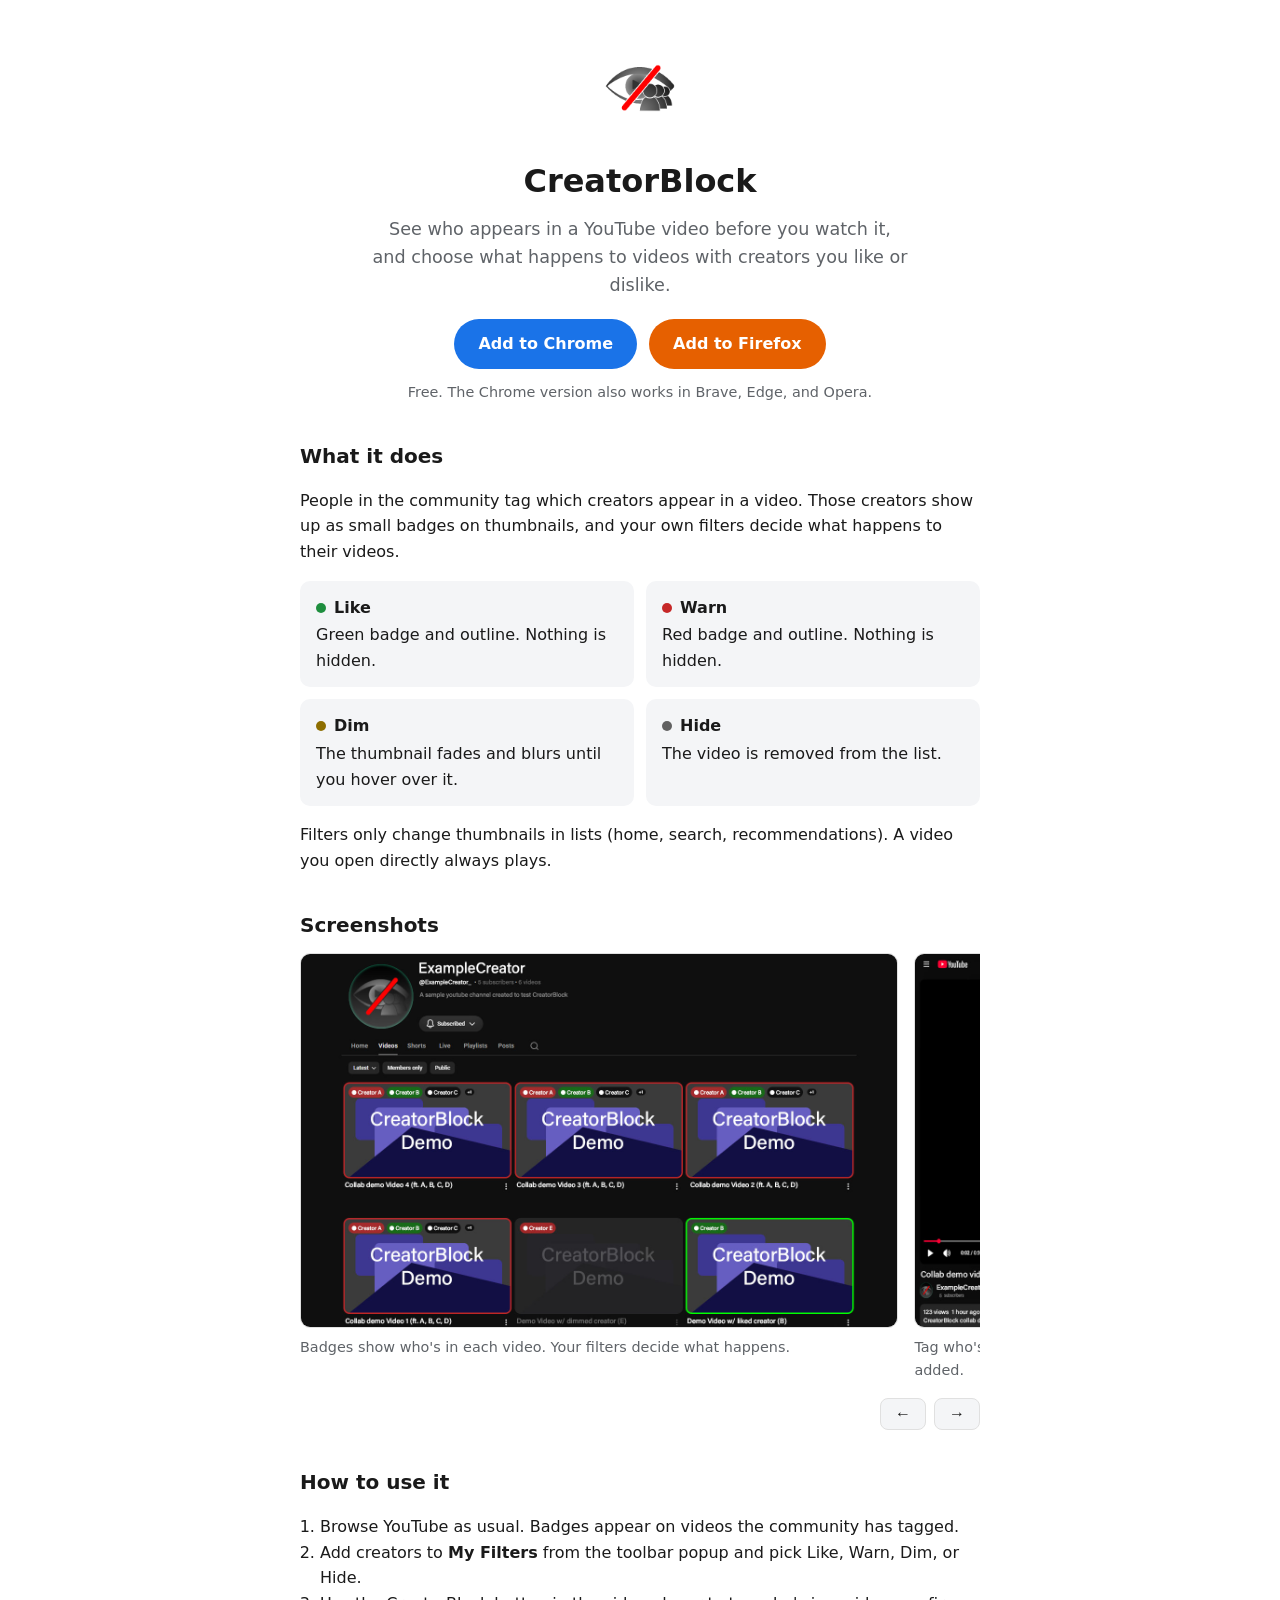
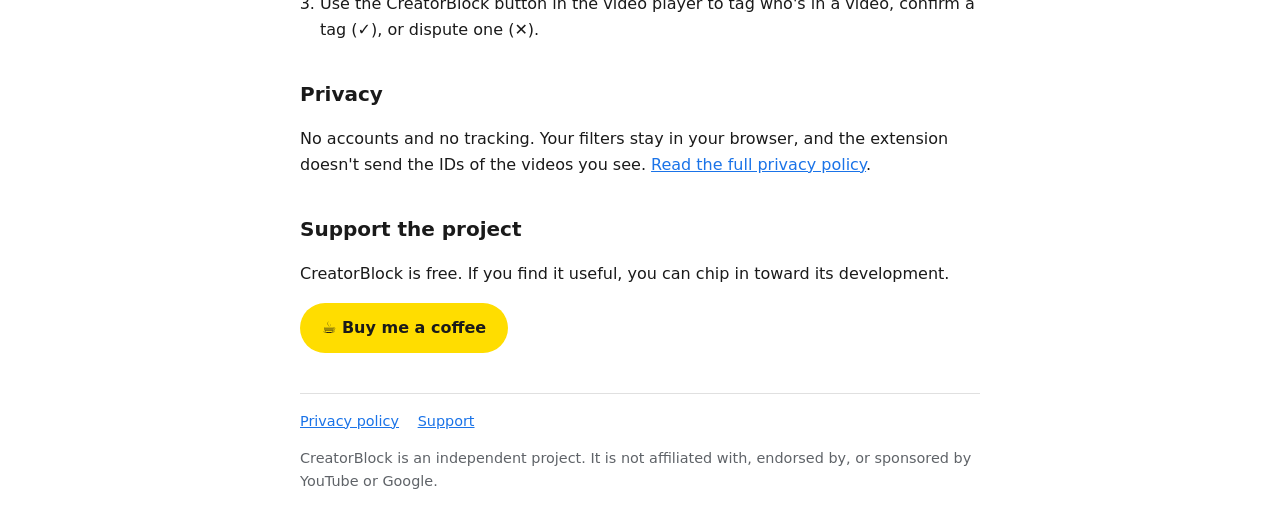
<file: index.html>
<!doctype html>
<html lang="en">
<head>
<meta charset="utf-8">
<meta name="viewport" content="width=device-width, initial-scale=1">
<title>CreatorBlock – see who's in a YouTube video before you watch</title>
<meta name="description" content="A free browser extension that shows which creators appear in YouTube videos and lets you highlight, dim, or hide videos by creator.">
<link rel="icon" href="icon128.png">
<style>
:root{--bg:#fff;--fg:#1a1a1a;--muted:#5f6368;--card:#f4f5f7;--accent:#1a73e8;--line:#e0e0e0}
@media (prefers-color-scheme:dark){:root{--bg:#121212;--fg:#f1f1f1;--muted:#a8a8a8;--card:#1e1e1e;--accent:#8ab4f8;--line:#333}}
*{box-sizing:border-box}
body{margin:0;background:var(--bg);color:var(--fg);font:16px/1.6 system-ui,-apple-system,"Segoe UI",Roboto,Arial,sans-serif}
main{max-width:720px;margin:0 auto;padding:40px 20px 24px}
a{color:var(--accent)}
.hero{text-align:center;margin-bottom:36px}
.hero img{width:96px;height:96px}
h1{margin:12px 0 8px;font-size:2rem}
.tag{margin:0 auto 20px;max-width:540px;color:var(--muted);font-size:1.1rem}
.cta{display:inline-block;padding:12px 24px;background:var(--accent);color:#fff;font-weight:700;border-radius:999px;text-decoration:none}
.cta:hover{filter:brightness(.92)}
.cta-row{display:flex;flex-wrap:wrap;gap:12px;justify-content:center}
.cta-fx{background:#e66000}
.note{margin:12px 0 0;color:var(--muted);font-size:.9rem}
h2{margin:36px 0 12px;font-size:1.25rem}
.grid{display:grid;gap:12px;grid-template-columns:repeat(auto-fit,minmax(240px,1fr))}
.card{padding:14px 16px;background:var(--card);border-radius:10px}
.card strong{display:block;margin-bottom:2px}
.dot{display:inline-block;width:10px;height:10px;margin-right:8px;border-radius:50%}
.like{background:#1e8e3e}.warn{background:#c62828}.dim{background:#8d6e00}.hide{background:#616161}
ol{padding-left:20px}
.shots{display:flex;gap:16px;overflow-x:auto;scroll-snap-type:x mandatory;padding-bottom:12px;-webkit-overflow-scrolling:touch}
.shots figure{flex:0 0 88%;margin:0;scroll-snap-align:start}
.shots img{display:block;width:100%;height:auto;border-radius:10px;border:1px solid var(--line)}
.shots figcaption{margin-top:8px;color:var(--muted);font-size:.9rem}
.shot-nav{display:flex;gap:8px;justify-content:flex-end;margin-top:4px}
.shot-nav button{padding:6px 14px;background:var(--card);color:var(--fg);border:1px solid var(--line);border-radius:8px;font-size:1rem;cursor:pointer}
.coffee{display:inline-block;padding:12px 22px;background:#ffdd00;color:#1a1a1a;font-weight:700;border-radius:999px;text-decoration:none}
.coffee:hover{filter:brightness(.93)}
[hidden]{display:none!important}
footer{margin-top:40px;padding-top:16px;border-top:1px solid var(--line);color:var(--muted);font-size:.9rem}
footer a{margin-right:14px}
</style>
</head>
<body>
<main>
  <div class="hero">
    <img src="icon128.png" alt="CreatorBlock icon">
    <h1>CreatorBlock</h1>
    <p class="tag">See who appears in a YouTube video before you watch it, and choose what happens to videos with creators you like or dislike.</p>
    <div class="cta-row">
      <a class="cta" href="https://chromewebstore.google.com/detail/creatorblock/domjgpdaienbeocfkfgnadgiigmibanh">Add to Chrome</a>
      <a class="cta cta-fx" href="https://addons.mozilla.org/en-US/firefox/addon/creatorblock/">Add to Firefox</a>
    </div>
    <p class="note">Free. The Chrome version also works in Brave, Edge, and Opera.</p>
  </div>

  <h2>What it does</h2>
  <p>People in the community tag which creators appear in a video. Those creators show up as small badges on thumbnails, and your own filters decide what happens to their videos.</p>

  <div class="grid">
    <div class="card"><strong><span class="dot like"></span>Like</strong>Green badge and outline. Nothing is hidden.</div>
    <div class="card"><strong><span class="dot warn"></span>Warn</strong>Red badge and outline. Nothing is hidden.</div>
    <div class="card"><strong><span class="dot dim"></span>Dim</strong>The thumbnail fades and blurs until you hover over it.</div>
    <div class="card"><strong><span class="dot hide"></span>Hide</strong>The video is removed from the list.</div>
  </div>
  <p>Filters only change thumbnails in lists (home, search, recommendations). A video you open directly always plays.</p>

  <h2>Screenshots</h2>
  <div class="shots" id="shots" role="region" aria-label="CreatorBlock screenshots" tabindex="0">
    <figure>
      <img src="screenshot-thumbnails.jpg" width="1280" height="800" alt="A channel page where video thumbnails show creator badges: a red outline for Warn, a green outline for Like, and a faded thumbnail for Dim.">
      <figcaption>Badges show who's in each video. Your filters decide what happens.</figcaption>
    </figure>
    <figure>
      <img src="screenshot-player.jpg" width="1280" height="800" loading="lazy" alt="A video page with the CreatorBlock panel open in the player, listing the creators in the video with confirm and dispute buttons, an Add Creator button, and a My Filters button.">
      <figcaption>Tag who's in a video from the player: confirm (&check;) or dispute (&times;) what others added.</figcaption>
    </figure>
    <figure>
      <img src="screenshot-filters.jpg" width="1280" height="800" loading="lazy" alt="The CreatorBlock popup explaining the four filters: Like, Warn, Dim, and Hide.">
      <figcaption>Four filters. You decide what happens.</figcaption>
    </figure>
  </div>
  <div class="shot-nav" id="shotNav" hidden>
    <button type="button" id="shotPrev" aria-label="Previous screenshot">&larr;</button>
    <button type="button" id="shotNext" aria-label="Next screenshot">&rarr;</button>
  </div>

  <h2>How to use it</h2>
  <ol>
    <li>Browse YouTube as usual. Badges appear on videos the community has tagged.</li>
    <li>Add creators to <strong>My Filters</strong> from the toolbar popup and pick Like, Warn, Dim, or Hide.</li>
    <li>Use the CreatorBlock button in the video player to tag who's in a video, confirm a tag (✓), or dispute one (✕).</li>
  </ol>

  <h2>Privacy</h2>
  <p>No accounts and no tracking. Your filters stay in your browser, and the extension doesn't send the IDs of the videos you see. <a href="privacy.html">Read the full privacy policy</a>.</p>

  <h2>Support the project</h2>
  <p>CreatorBlock is free. If you find it useful, you can chip in toward its development.</p>
  <p><a class="coffee" href="https://buymeacoffee.com/abyadartistry" target="_blank" rel="noopener">&#9749; Buy me a coffee</a></p>

  <footer>
    <a href="privacy.html">Privacy policy</a>
    <a href="https://github.com/amerabyad/creatorblock/issues">Support</a>
    <p>CreatorBlock is an independent project. It is not affiliated with, endorsed by, or sponsored by YouTube or Google.</p>
  </footer>
</main>
<script>
(function () {
  var track = document.getElementById('shots');
  var nav = document.getElementById('shotNav');
  if (!track || !nav) return;
  nav.hidden = false;
  function go(dir) { track.scrollBy({ left: dir * track.clientWidth * 0.9, behavior: 'smooth' }); }
  document.getElementById('shotPrev').addEventListener('click', function () { go(-1); });
  document.getElementById('shotNext').addEventListener('click', function () { go(1); });
})();
</script>
</body>
</html>
</file>
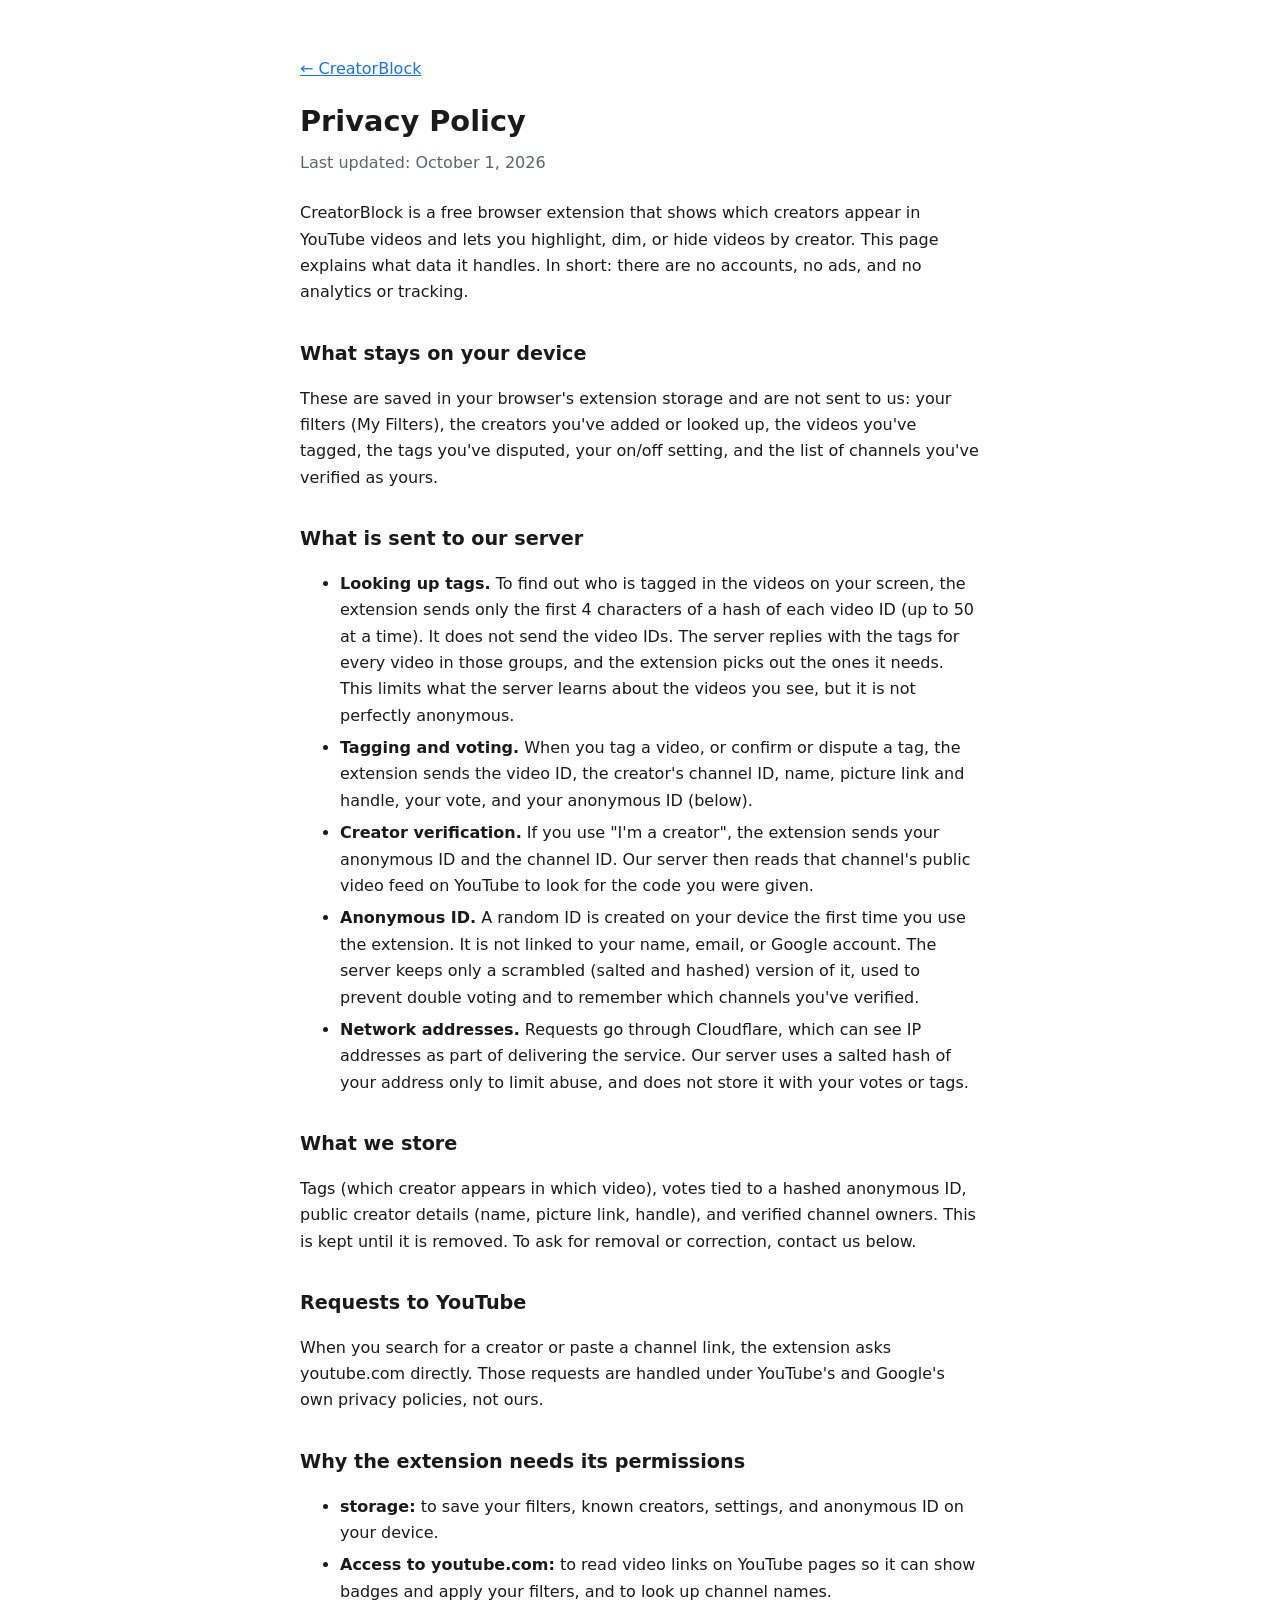
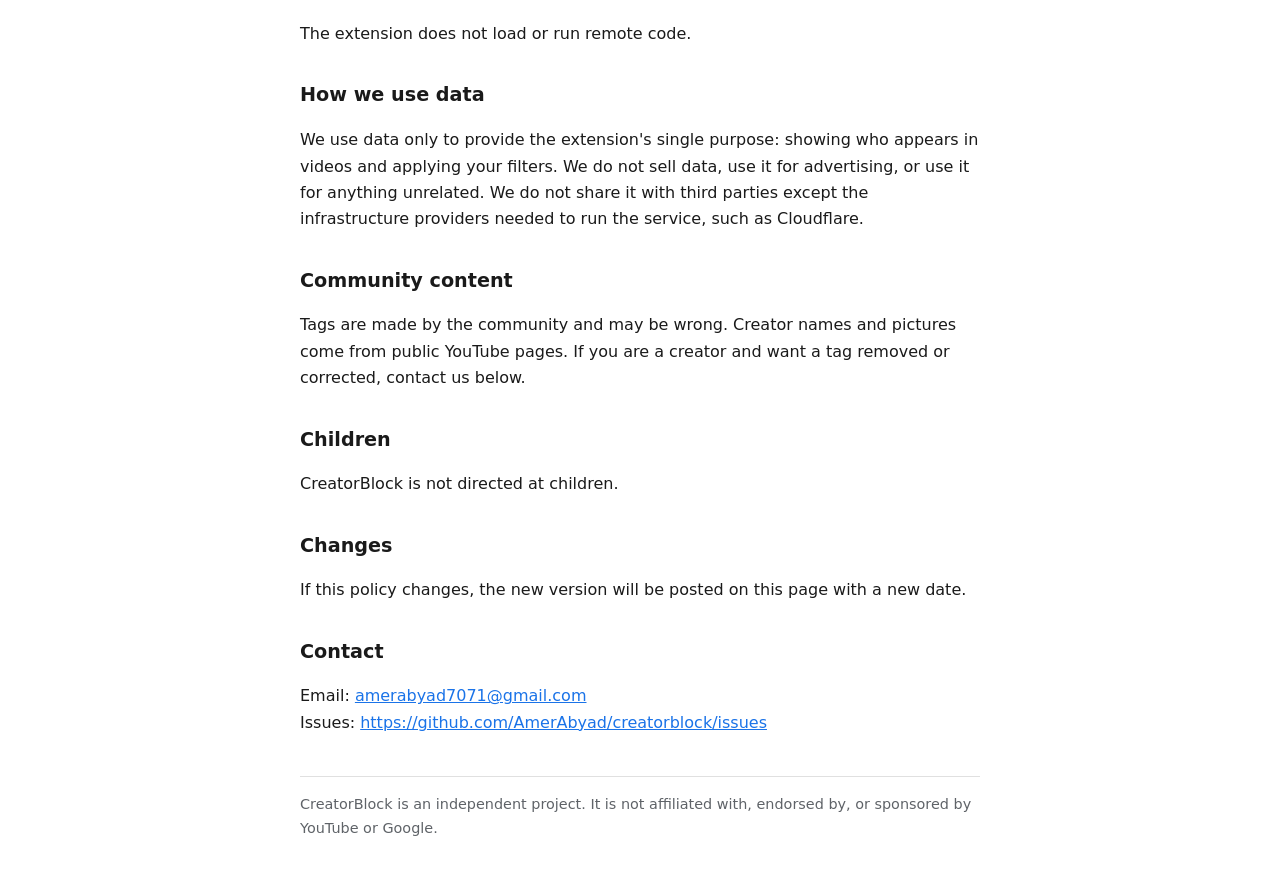
<file: privacy.html>
<!doctype html>
<html lang="en">
<head>
<meta charset="utf-8">
<meta name="viewport" content="width=device-width, initial-scale=1">
<title>CreatorBlock – Privacy Policy</title>
<link rel="icon" href="icon128.png">
<style>
:root{--bg:#fff;--fg:#1a1a1a;--muted:#5f6368;--accent:#1a73e8;--line:#e0e0e0}
@media (prefers-color-scheme:dark){:root{--bg:#121212;--fg:#f1f1f1;--muted:#a8a8a8;--accent:#8ab4f8;--line:#333}}
*{box-sizing:border-box}
body{margin:0;background:var(--bg);color:var(--fg);font:16px/1.65 system-ui,-apple-system,"Segoe UI",Roboto,Arial,sans-serif}
main{max-width:720px;margin:0 auto;padding:40px 20px}
a{color:var(--accent)}
h1{margin:0 0 4px;font-size:1.8rem}
h2{margin:32px 0 8px;font-size:1.2rem}
.updated{margin:0 0 24px;color:var(--muted)}
li{margin-bottom:6px}
footer{margin-top:40px;padding-top:16px;border-top:1px solid var(--line);color:var(--muted);font-size:.9rem}
</style>
</head>
<body>
<main>
  <p><a href="index.html">&larr; CreatorBlock</a></p>
  <h1>Privacy Policy</h1>
  <p class="updated">Last updated: October 1, 2026</p>

  <p>CreatorBlock is a free browser extension that shows which creators appear in YouTube videos and lets you highlight, dim, or hide videos by creator. This page explains what data it handles. In short: there are no accounts, no ads, and no analytics or tracking.</p>

  <h2>What stays on your device</h2>
  <p>These are saved in your browser's extension storage and are not sent to us: your filters (My Filters), the creators you've added or looked up, the videos you've tagged, the tags you've disputed, your on/off setting, and the list of channels you've verified as yours.</p>

  <h2>What is sent to our server</h2>
  <ul>
    <li><strong>Looking up tags.</strong> To find out who is tagged in the videos on your screen, the extension sends only the first 4 characters of a hash of each video ID (up to 50 at a time). It does not send the video IDs. The server replies with the tags for every video in those groups, and the extension picks out the ones it needs. This limits what the server learns about the videos you see, but it is not perfectly anonymous.</li>
    <li><strong>Tagging and voting.</strong> When you tag a video, or confirm or dispute a tag, the extension sends the video ID, the creator's channel ID, name, picture link and handle, your vote, and your anonymous ID (below).</li>
    <li><strong>Creator verification.</strong> If you use "I'm a creator", the extension sends your anonymous ID and the channel ID. Our server then reads that channel's public video feed on YouTube to look for the code you were given.</li>
    <li><strong>Anonymous ID.</strong> A random ID is created on your device the first time you use the extension. It is not linked to your name, email, or Google account. The server keeps only a scrambled (salted and hashed) version of it, used to prevent double voting and to remember which channels you've verified.</li>
    <li><strong>Network addresses.</strong> Requests go through Cloudflare, which can see IP addresses as part of delivering the service. Our server uses a salted hash of your address only to limit abuse, and does not store it with your votes or tags.</li>
  </ul>

  <h2>What we store</h2>
  <p>Tags (which creator appears in which video), votes tied to a hashed anonymous ID, public creator details (name, picture link, handle), and verified channel owners. This is kept until it is removed. To ask for removal or correction, contact us below.</p>

  <h2>Requests to YouTube</h2>
  <p>When you search for a creator or paste a channel link, the extension asks youtube.com directly. Those requests are handled under YouTube's and Google's own privacy policies, not ours.</p>

  <h2>Why the extension needs its permissions</h2>
  <ul>
    <li><strong>storage:</strong> to save your filters, known creators, settings, and anonymous ID on your device.</li>
    <li><strong>Access to youtube.com:</strong> to read video links on YouTube pages so it can show badges and apply your filters, and to look up channel names.</li>
  </ul>
  <p>The extension does not load or run remote code.</p>

  <h2>How we use data</h2>
  <p>We use data only to provide the extension's single purpose: showing who appears in videos and applying your filters. We do not sell data, use it for advertising, or use it for anything unrelated. We do not share it with third parties except the infrastructure providers needed to run the service, such as Cloudflare.</p>

  <h2>Community content</h2>
  <p>Tags are made by the community and may be wrong. Creator names and pictures come from public YouTube pages. If you are a creator and want a tag removed or corrected, contact us below.</p>

  <h2>Children</h2>
  <p>CreatorBlock is not directed at children.</p>

  <h2>Changes</h2>
  <p>If this policy changes, the new version will be posted on this page with a new date.</p>

  <h2>Contact</h2>
  <p>Email: <a href="mailto:amerabyad7071@gmail.com">amerabyad7071@gmail.com</a><br>
  Issues: <a href="https://github.com/AmerAbyad/creatorblock/issues">https://github.com/AmerAbyad/creatorblock/issues</a></p>

  <footer>CreatorBlock is an independent project. It is not affiliated with, endorsed by, or sponsored by YouTube or Google.</footer>
</main>
</body>
</html>
</file>
